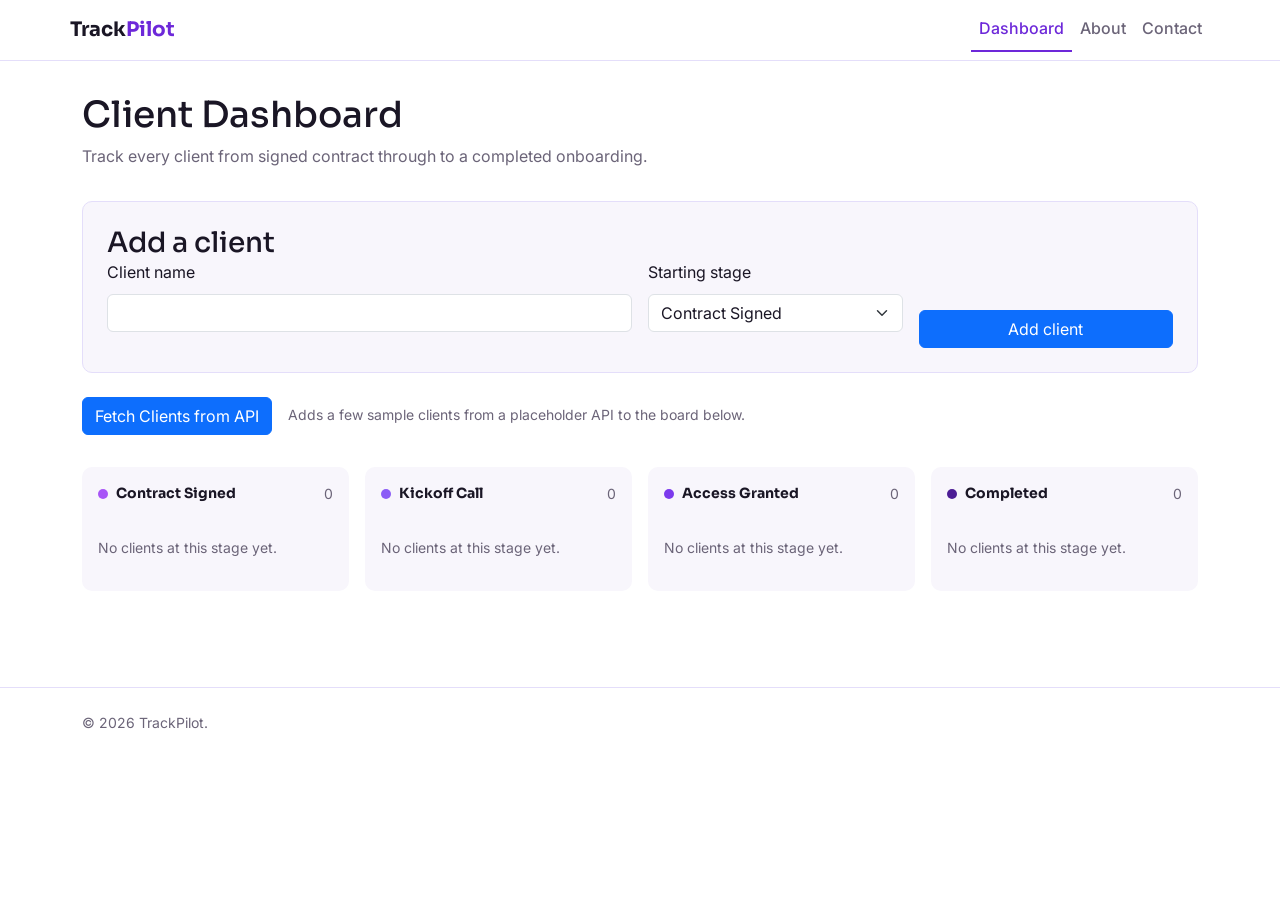
<file: index.html>
<!DOCTYPE html>
<html lang="en">
<head>
  <meta charset="UTF-8">
  <meta name="viewport" content="width=device-width, initial-scale=1.0">
  <title>Dashboard | TrackPilot</title>
  <meta name="description" content="TrackPilot dashboard: track clients through onboarding stages.">
  <link rel="preconnect" href="https://fonts.googleapis.com">
  <link rel="preconnect" href="https://fonts.gstatic.com" crossorigin>
  <link href="https://fonts.googleapis.com/css2?family=Sora:wght@600;700&family=Inter:wght@400;500;600&display=swap" rel="stylesheet">

  <!-- Bootstrap CSS, loaded BEFORE main.css, stylesheet can override it -->
  <link href="https://cdn.jsdelivr.net/npm/bootstrap@5.3.3/dist/css/bootstrap.min.css" rel="stylesheet">
  <link rel="stylesheet" href="assets/css/main.css">
</head>
<body>
  <a class="skip-link" href="#main-content">Skip to main content</a>

  <!-- Bootstrap navbar component: "navbar navbar-expand-lg"
       collapsing hamburger menu on small screens . Colours and
       fonts  from own CSS (components/_navbar.css). -->
  <header class="site-nav">
    <nav class="navbar navbar-expand-lg container">
      <a class="navbar-brand site-nav__brand" href="index.html">Track<span>Pilot</span></a>
      <button class="navbar-toggler" type="button" data-bs-toggle="collapse" data-bs-target="#navMenu" aria-controls="navMenu" aria-expanded="false" aria-label="Toggle navigation">
        <span class="navbar-toggler-icon"></span>
      </button>
      <div class="collapse navbar-collapse" id="navMenu">
        <ul class="navbar-nav ms-auto">
          <li class="nav-item"><a class="nav-link site-nav__link" href="index.html" aria-current="page">Dashboard</a></li>
          <li class="nav-item"><a class="nav-link site-nav__link" href="about.html">About</a></li>
          <li class="nav-item"><a class="nav-link site-nav__link" href="contact.html">Contact</a></li>
        </ul>
      </div>
    </nav>
  </header>

  <main id="main-content" class="container">
    <div class="page-header">
      <h1>Client Dashboard</h1>
      <p>Track every client from signed contract through to a completed onboarding.</p>
    </div>

    <section class="add-member" aria-labelledby="add-member-heading">
      <h2 id="add-member-heading">Add a client</h2>
      <!-- Bootstrap grid: "row" + "col-*" lay the two inputs and the
           button out side by side on wider screens, stacked on mobile. -->
      <form data-add-member-form class="row g-3 align-items-end">
        <div class="col-12 col-md-6 form-field">
          <label for="client-name" class="form-label">Client name</label>
          <input
            type="text"
            id="client-name"
            name="clientName"
            class="form-control"
            autocomplete="off"
            required
          >
        </div>

        <div class="col-12 col-md-3 form-field">
          <label for="client-stage" class="form-label">Starting stage</label>
          <select id="client-stage" name="clientStage" class="form-select">
            <option value="contract-signed">Contract Signed</option>
            <option value="kickoff-call">Kickoff Call</option>
            <option value="access-granted">Access Granted</option>
            <option value="completed">Completed</option>
          </select>
        </div>

        <div class="col-12 col-md-3">
          <button type="submit" class="btn btn-primary w-100">Add client</button>
        </div>
      </form>
    </section>

    <section class="fetch-clients">
      <button type="button" class="btn btn-primary" data-fetch-clients>Fetch Clients from API</button>
      <p>Adds a few sample clients from a placeholder API to the board below.</p>
    </section>

    <!-- Bootstrap grid: "row" makes this a flex row, and each column
         below uses "col-12 col-md-6 col-lg-3" so it's 1 column wide on
         mobile, 2 on tablet, and all 4 side by side on larger screens. -->
    <section class="board row g-3" data-board aria-label="Client onboarding board">
      <div class="col-12 col-md-6 col-lg-3">
        <div class="board__column" data-stage="contract-signed">
          <div class="board__column-header">
            <span class="board__dot"></span>
            <h3 class="board__column-title">Contract Signed</h3>
            <span class="board__count" data-count>0</span>
          </div>
          <div class="board__cards" data-cards></div>
        </div>
      </div>

      <div class="col-12 col-md-6 col-lg-3">
        <div class="board__column" data-stage="kickoff-call">
          <div class="board__column-header">
            <span class="board__dot"></span>
            <h3 class="board__column-title">Kickoff Call</h3>
            <span class="board__count" data-count>0</span>
          </div>
          <div class="board__cards" data-cards></div>
        </div>
      </div>

      <div class="col-12 col-md-6 col-lg-3">
        <div class="board__column" data-stage="access-granted">
          <div class="board__column-header">
            <span class="board__dot"></span>
            <h3 class="board__column-title">Access Granted</h3>
            <span class="board__count" data-count>0</span>
          </div>
          <div class="board__cards" data-cards></div>
        </div>
      </div>

      <div class="col-12 col-md-6 col-lg-3">
        <div class="board__column" data-stage="completed">
          <div class="board__column-header">
            <span class="board__dot"></span>
            <h3 class="board__column-title">Completed</h3>
            <span class="board__count" data-count>0</span>
          </div>
          <div class="board__cards" data-cards></div>
        </div>
      </div>
    </section>
  </main>

  <footer class="site-footer">
    <div class="container">
      <p>&copy; 2026 TrackPilot.</p>
    </div>
  </footer>

  <!-- Bootstrap's JS bundle powers the navbar-toggler collapse above -->
  <script src="https://cdn.jsdelivr.net/npm/bootstrap@5.3.3/dist/js/bootstrap.bundle.min.js" defer></script>
  <script type="module" src="assets/js/main.js" defer></script>
</body>
</html>
</file>
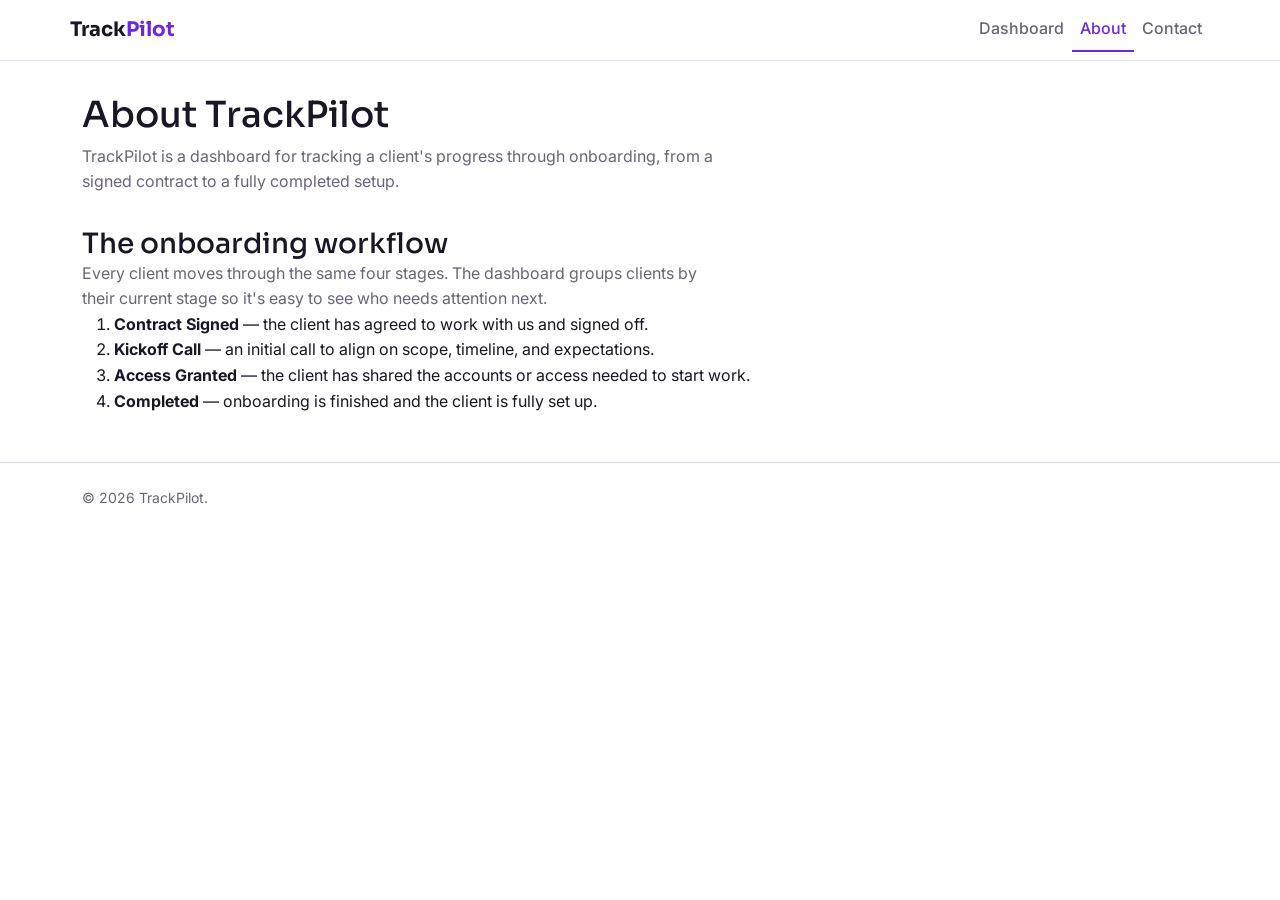
<file: about.html>
<!DOCTYPE html>
<html lang="en">
<head>
  <meta charset="UTF-8">
  <meta name="viewport" content="width=device-width, initial-scale=1.0">
  <title>About | TrackPilot</title>
  <meta name="description" content="What TrackPilot is and how the client onboarding workflow works.">
  <link rel="preconnect" href="https://fonts.googleapis.com">
  <link rel="preconnect" href="https://fonts.gstatic.com" crossorigin>
  <link href="https://fonts.googleapis.com/css2?family=Sora:wght@600;700&family=Inter:wght@400;500;600&display=swap" rel="stylesheet">
  <link href="https://cdn.jsdelivr.net/npm/bootstrap@5.3.3/dist/css/bootstrap.min.css" rel="stylesheet">
  <link rel="stylesheet" href="assets/css/main.css">
</head>
<body>
  <a class="skip-link" href="#main-content">Skip to main content</a>

  <header class="site-nav">
    <nav class="navbar navbar-expand-lg container">
      <a class="navbar-brand site-nav__brand" href="index.html">Track<span>Pilot</span></a>
      <button class="navbar-toggler" type="button" data-bs-toggle="collapse" data-bs-target="#navMenu" aria-controls="navMenu" aria-expanded="false" aria-label="Toggle navigation">
        <span class="navbar-toggler-icon"></span>
      </button>
      <div class="collapse navbar-collapse" id="navMenu">
        <ul class="navbar-nav ms-auto">
          <li class="nav-item"><a class="nav-link site-nav__link" href="index.html">Dashboard</a></li>
          <li class="nav-item"><a class="nav-link site-nav__link" href="about.html" aria-current="page">About</a></li>
          <li class="nav-item"><a class="nav-link site-nav__link" href="contact.html">Contact</a></li>
        </ul>
      </div>
    </nav>
  </header>

  <main id="main-content" class="container">
    <div class="page-header">
      <h1>About TrackPilot</h1>
      <p>TrackPilot is a dashboard for tracking a client's progress through onboarding, from a signed contract to a fully completed setup.</p>
    </div>

    <section aria-labelledby="workflow-heading">
      <h2 id="workflow-heading">The onboarding workflow</h2>
      <p>Every client moves through the same four stages. The dashboard groups clients by their current stage so it's easy to see who needs attention next.</p>

      <ol>
        <li><strong>Contract Signed</strong> — the client has agreed to work with us and signed off.</li>
        <li><strong>Kickoff Call</strong> — an initial call to align on scope, timeline, and expectations.</li>
        <li><strong>Access Granted</strong> — the client has shared the accounts or access needed to start work.</li>
        <li><strong>Completed</strong> — onboarding is finished and the client is fully set up.</li>
      </ol>
    </section>
  </main>

  <footer class="site-footer">
    <div class="container">
      <p>&copy; 2026 TrackPilot.</p>
    </div>
  </footer>

  <script src="https://cdn.jsdelivr.net/npm/bootstrap@5.3.3/dist/js/bootstrap.bundle.min.js" defer></script>
  <script type="module" src="assets/js/main.js" defer></script>
</body>
</html>
</file>
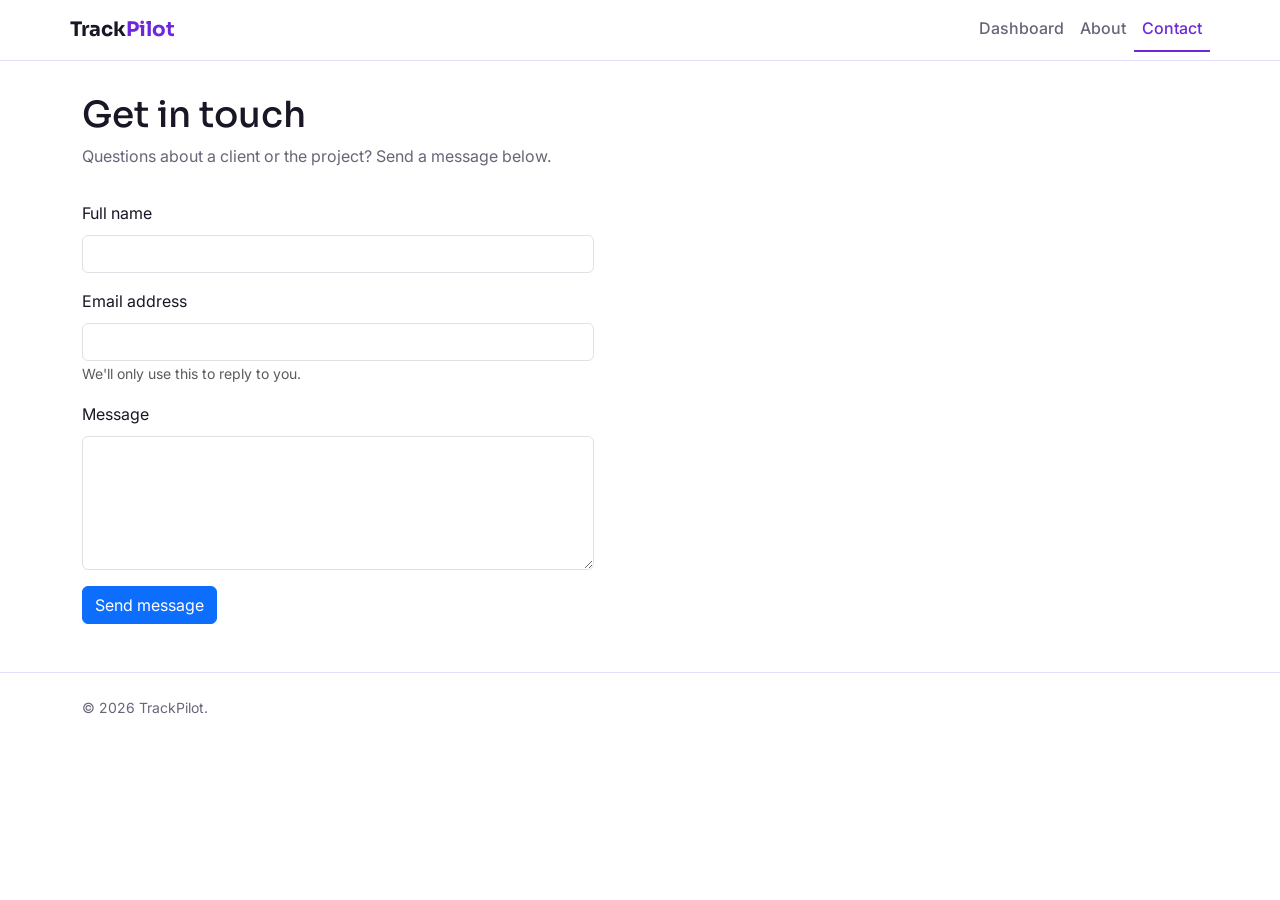
<file: contact.html>
<!DOCTYPE html>
<html lang="en">
<head>
  <meta charset="UTF-8">
  <meta name="viewport" content="width=device-width, initial-scale=1.0">
  <title>Contact | TrackPilot</title>
  <meta name="description" content="Get in touch about TrackPilot.">
  <link rel="preconnect" href="https://fonts.googleapis.com">
  <link rel="preconnect" href="https://fonts.gstatic.com" crossorigin>
  <link href="https://fonts.googleapis.com/css2?family=Sora:wght@600;700&family=Inter:wght@400;500;600&display=swap" rel="stylesheet">
  <link href="https://cdn.jsdelivr.net/npm/bootstrap@5.3.3/dist/css/bootstrap.min.css" rel="stylesheet">
  <link rel="stylesheet" href="assets/css/main.css">
</head>
<body>
  <a class="skip-link" href="#main-content">Skip to main content</a>

  <header class="site-nav">
    <nav class="navbar navbar-expand-lg container">
      <a class="navbar-brand site-nav__brand" href="index.html">Track<span>Pilot</span></a>
      <button class="navbar-toggler" type="button" data-bs-toggle="collapse" data-bs-target="#navMenu" aria-controls="navMenu" aria-expanded="false" aria-label="Toggle navigation">
        <span class="navbar-toggler-icon"></span>
      </button>
      <div class="collapse navbar-collapse" id="navMenu">
        <ul class="navbar-nav ms-auto">
          <li class="nav-item"><a class="nav-link site-nav__link" href="index.html">Dashboard</a></li>
          <li class="nav-item"><a class="nav-link site-nav__link" href="about.html">About</a></li>
          <li class="nav-item"><a class="nav-link site-nav__link" href="contact.html" aria-current="page">Contact</a></li>
        </ul>
      </div>
    </nav>
  </header>

  <main id="main-content" class="container">
    <div class="page-header">
      <h1>Get in touch</h1>
      <p>Questions about a client or the project? Send a message below.</p>
    </div>

    <!-- Bootstrap alert component, hidden with Bootstrap's own "d-none"
         utility class until form-validation.js removes it on a
         successful submit. -->
    <div class="alert alert-success d-none" data-form-success role="status">
      Thanks — your message has been noted. (This is a practice form; nothing is sent to a server yet.)
    </div>

    <form data-contact-form id="contact-form" novalidate>
      <div class="form-field" data-field="name">
        <label for="contact-name" class="form-label">Full name</label>
        <input
          type="text"
          id="contact-name"
          name="name"
          class="form-control"
          autocomplete="name"
          required
        >
        <span class="form-field__error">Please enter your name.</span>
      </div>

      <div class="form-field" data-field="email">
        <label for="contact-email" class="form-label">Email address</label>
        <input
          type="email"
          id="contact-email"
          name="email"
          class="form-control"
          autocomplete="email"
          required
          aria-describedby="email-hint"
        >
        <small id="email-hint" class="form-text">We'll only use this to reply to you.</small>
        <span class="form-field__error">Please enter a valid email address.</span>
      </div>

      <div class="form-field" data-field="message">
        <label for="contact-message" class="form-label">Message</label>
        <textarea
          id="contact-message"
          name="message"
          class="form-control"
          rows="5"
          required
        ></textarea>
        <span class="form-field__error">Please enter a message.</span>
      </div>

      <button type="submit" class="btn btn-primary">Send message</button>
    </form>
  </main>

  <footer class="site-footer">
    <div class="container">
      <p>&copy; 2026 TrackPilot.</p>
    </div>
  </footer>

  <script src="https://cdn.jsdelivr.net/npm/bootstrap@5.3.3/dist/js/bootstrap.bundle.min.js" defer></script>
  <script type="module" src="assets/js/main.js" defer></script>
</body>
</html>
</file>
<file: assets/css/main.css>
@import url('base/_reset.css');
@import url('base/_variables.css');
@import url('base/_typography.css');

@import url('components/_layout.css');
@import url('components/_navbar.css');
@import url('components/_button.css');
@import url('components/_card.css');
@import url('components/_form.css');
@import url('components/_footer.css');

@import url('pages/_dashboard.css');
@import url('pages/_contact.css');
</file>
